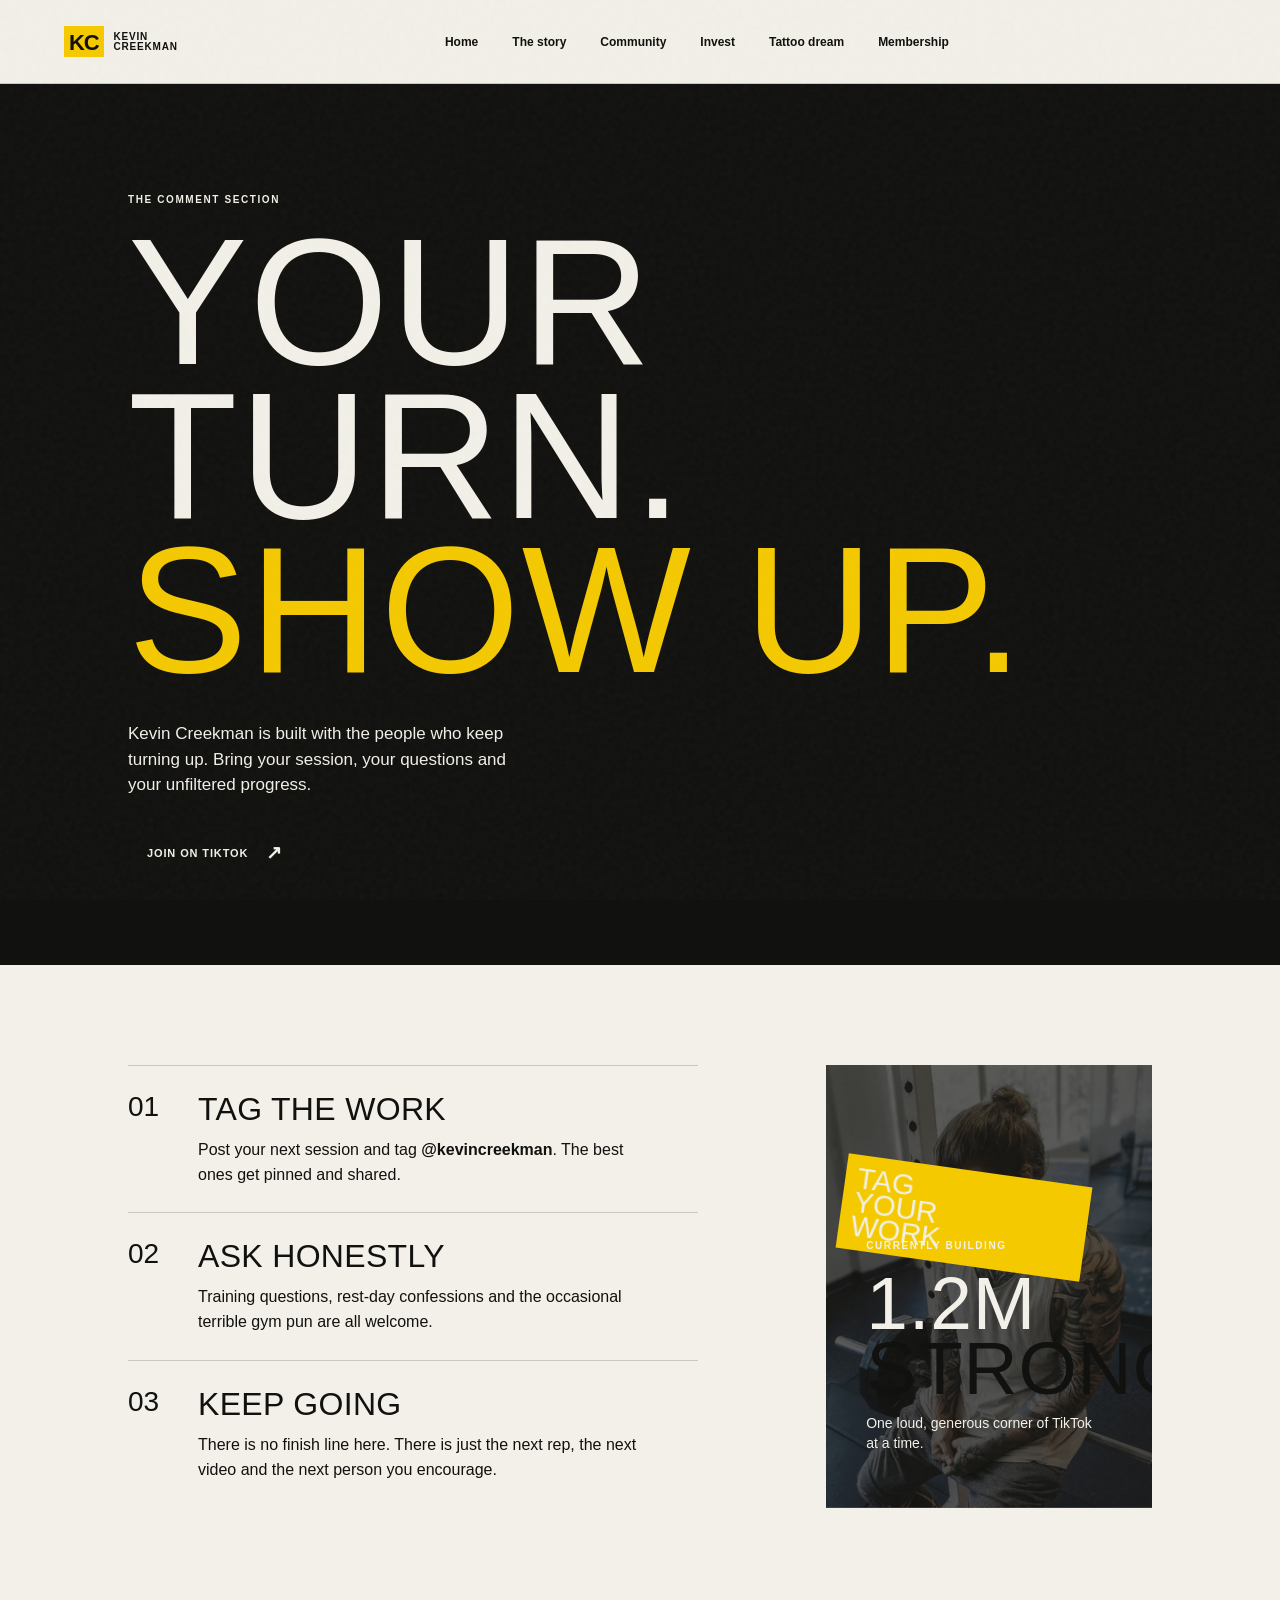
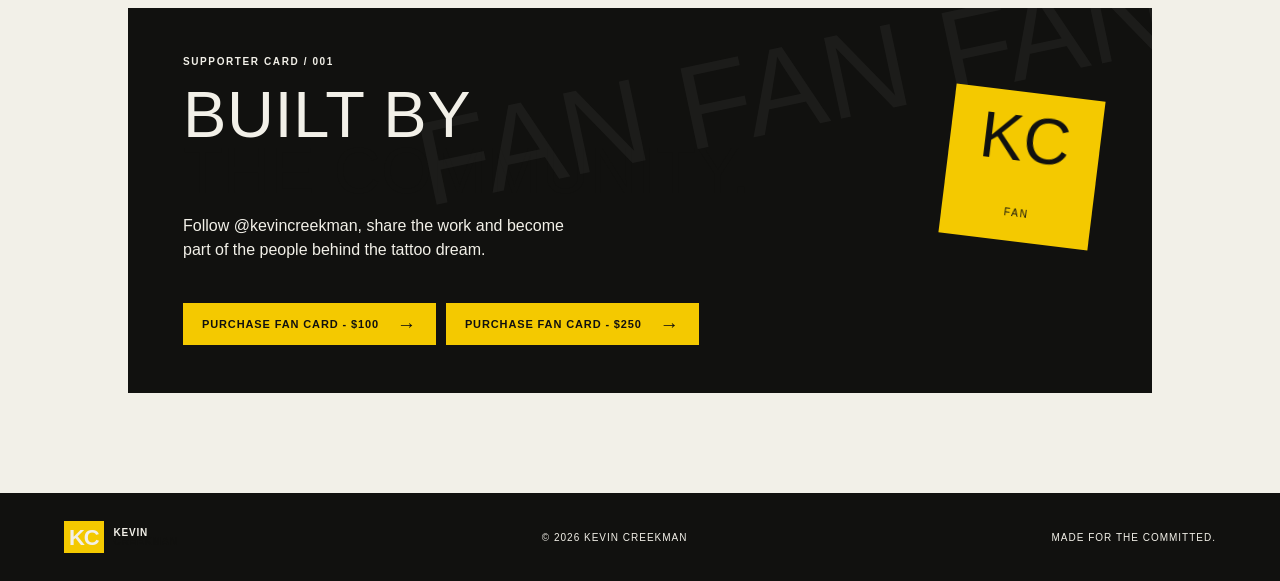
<file: community.html>
<!DOCTYPE html>
<html lang="en"><head><meta charset="UTF-8"><meta name="viewport" content="width=device-width, initial-scale=1.0"><meta name="description" content="Join the English Muscle community."><title>Community | English Muscle</title><link rel="stylesheet" href="styles.css"></head><body><div class="grain" aria-hidden="true"></div><header class="site-header"><a class="brand" href="index.html" aria-label="English Muscle home"><span class="brand-mark">EM</span><span>ENGLISH<br><i>MUSCLE</i></span></a><nav class="main-nav" aria-label="Main navigation"><a href="clips.html">Clips</a><a href="story.html">The story</a><a class="current" href="community.html">Community</a><a href="membership.html">Membership</a></nav><div class="header-actions"><a class="tiktok-link" href="https://www.tiktok.com/@englishmuscle7" target="_blank" rel="noreferrer">TikTok <span>↗</span></a><button class="menu-toggle" aria-label="Open menu" aria-expanded="false">☰</button></div></header><main><section class="community-page-hero"><p class="eyebrow">The comment section</p><h1>Your turn.<br><em>Show up.</em></h1><p>English Muscle is built with the people who keep turning up. Bring your session, your questions and your unfiltered progress.</p><a class="button button-dark" href="https://www.tiktok.com/@englishmuscle7" target="_blank" rel="noreferrer">Join on TikTok <span>↗</span></a></section><section class="community-details"><div class="community-list"><article><span>01</span><div><h2>Tag the work</h2><p>Post your next session and tag <strong>@englishmuscle7</strong>. The best ones get pinned and shared.</p></div></article><article><span>02</span><div><h2>Ask honestly</h2><p>Training questions, rest-day confessions and the occasional terrible gym pun are all welcome.</p></div></article><article><span>03</span><div><h2>Keep going</h2><p>There is no finish line here. There is just the next rep, the next video and the next person you encourage.</p></div></article></div><div class="community-card"><span class="image-stamp">TAG<br>YOUR<br>WORK</span><p class="eyebrow">Currently building</p><h2>1.2M<br><em>strong.</em></h2><p>One loud, generous corner of TikTok at a time.</p></div></section></main><footer><a class="brand" href="index.html"><span class="brand-mark">EM</span><span>ENGLISH<br><i>MUSCLE</i></span></a><span>© 2026 English Muscle</span><span>Made for the committed.</span></footer><script src="script.js"></script></body></html>
</file>
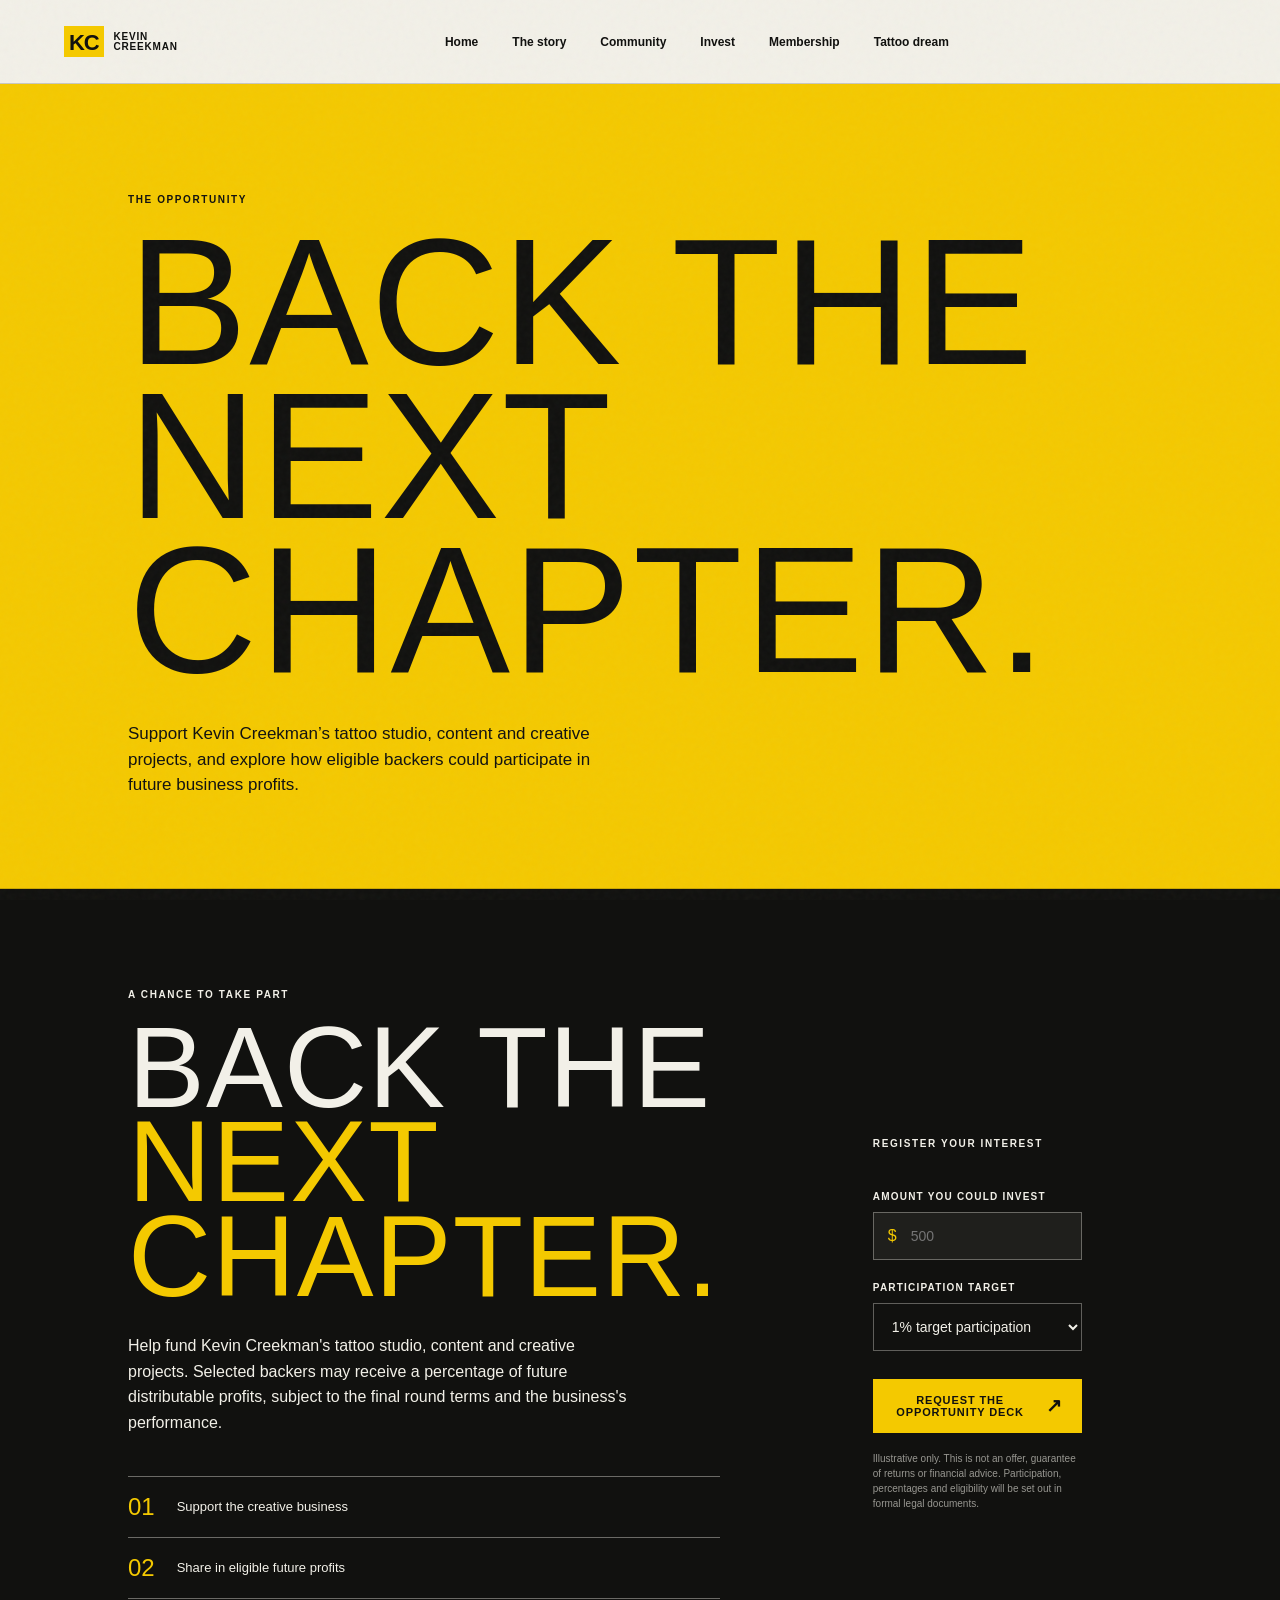
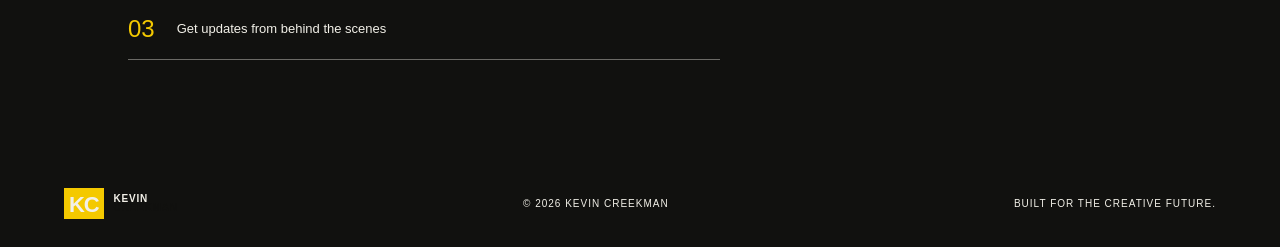
<file: invest.html>
<!DOCTYPE html>
<html lang="en">
<head>
  <meta charset="UTF-8">
  <meta name="viewport" content="width=device-width, initial-scale=1.0">
  <meta name="description" content="Explore the opportunity to support Kevin Creekman's creative business.">
  <title>Invest | Kevin Creekman</title>
  <link rel="stylesheet" href="styles.css">
</head>
<body>
  <div class="grain" aria-hidden="true"></div>
  <header class="site-header">
    <a class="brand" href="index.html" aria-label="Kevin Creekman home"><span class="brand-mark">KC</span><span>KEVIN<br><i>CREEKMAN</i></span></a>
    <nav class="main-nav" aria-label="Main navigation">
      <a href="index.html">Home</a><a href="clips.html">TikTok</a><a href="story.html">The story</a><a href="community.html">Community</a><a class="current" href="invest.html">Invest</a><a href="membership.html">Membership</a><a href="rescue.html">Tattoo dream</a>
    </nav>
    <div class="header-actions"><a class="tiktok-link" href="https://www.tiktok.com/@kevincreekman" target="_blank" rel="noreferrer">TikTok <span>↗</span></a><button class="menu-toggle" aria-label="Open menu" aria-expanded="false">☰</button></div>
  </header>
  <main>
    <section class="investment-page-hero">
      <p class="eyebrow">The opportunity</p>
      <h1>Back the<br><em>next chapter.</em></h1>
      <p>Support Kevin Creekman’s tattoo studio, content and creative projects, and explore how eligible backers could participate in future business profits.</p>
    </section>
  </main>
  <footer><a class="brand" href="index.html"><span class="brand-mark">KC</span><span>KEVIN<br><i>CREEKMAN</i></span></a><span>© 2026 Kevin Creekman</span><span>Built for the creative future.</span></footer>
  <script src="script.js"></script>
</body>
</html>
</file>
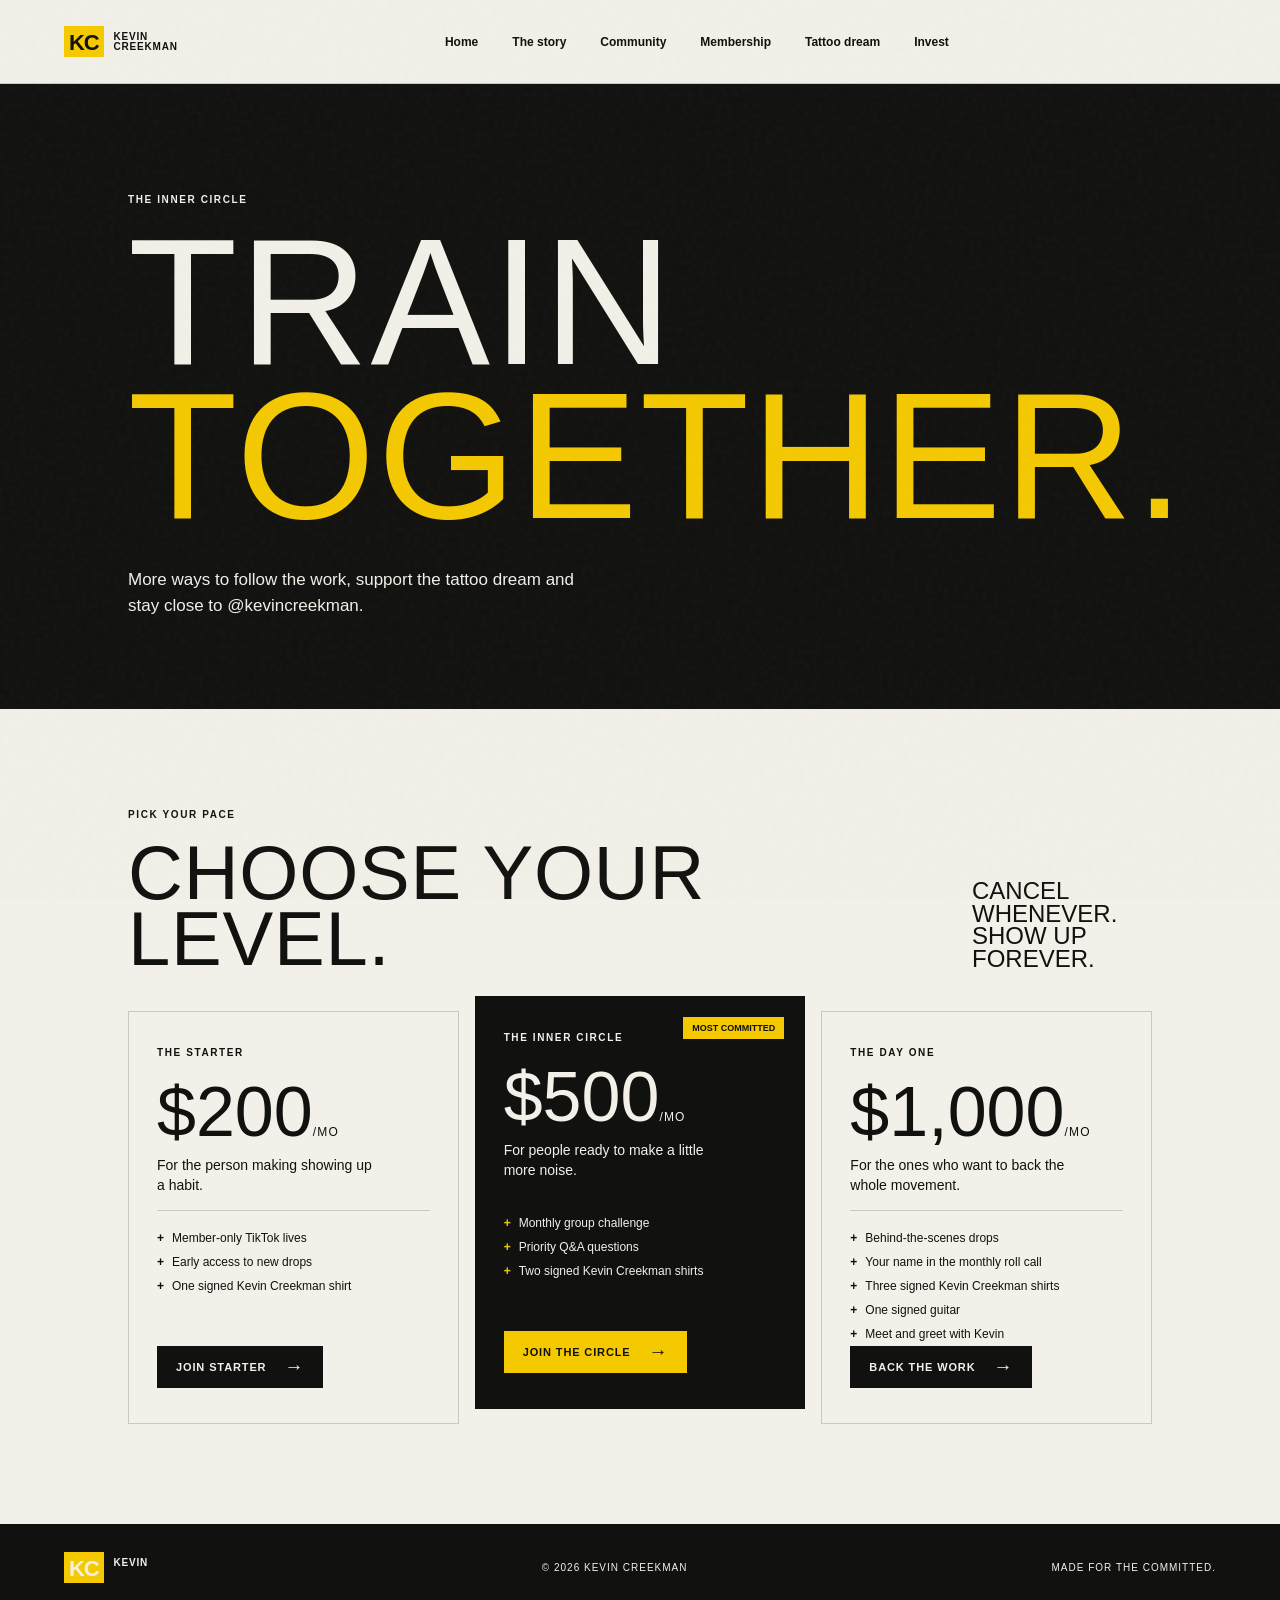
<file: membership.html>
<!DOCTYPE html>
<html lang="en"><head><meta charset="UTF-8"><meta name="viewport" content="width=device-width, initial-scale=1.0"><meta name="description" content="Choose your English Muscle membership."><title>Membership | English Muscle</title><link rel="stylesheet" href="styles.css"></head><body><div class="grain" aria-hidden="true"></div><header class="site-header"><a class="brand" href="index.html" aria-label="English Muscle home"><span class="brand-mark">EM</span><span>ENGLISH<br><i>MUSCLE</i></span></a><nav class="main-nav" aria-label="Main navigation"><a href="clips.html">Clips</a><a href="story.html">The story</a><a href="community.html">Community</a><a class="current" href="membership.html">Membership</a></nav><div class="header-actions"><a class="tiktok-link" href="https://www.tiktok.com/@englishmuscle7" target="_blank" rel="noreferrer">TikTok <span>↗</span></a><button class="menu-toggle" aria-label="Open menu" aria-expanded="false">☰</button></div></header><main><section class="membership-hero"><p class="eyebrow">The inner circle</p><h1>Train<br><em>together.</em></h1><p>More structure. More accountability. Same no-excuses energy.</p></section><section class="membership-section"><div class="section-heading"><div><p class="eyebrow">Pick your pace</p><h2>Choose your<br><em>level.</em></h2></div><p class="membership-note">Cancel whenever. Show up forever.</p></div><div class="membership-grid"><article class="membership-card"><p class="eyebrow">The starter</p><h3>£5<span>/mo</span></h3><p>For the person making showing up a habit.</p><ul><li>Weekly training prompt</li><li>Member-only TikTok lives</li><li>Early access to new drops</li></ul><button class="button button-dark join-button">Join starter <span>→</span></button></article><article class="membership-card featured"><span class="popular">Most committed</span><p class="eyebrow">The inner circle</p><h3>£12<span>/mo</span></h3><p>For people ready to make a little more noise.</p><ul><li>Everything in Starter</li><li>Monthly group challenge</li><li>Priority Q&A questions</li></ul><button class="button button-yellow join-button">Join the circle <span>→</span></button></article><article class="membership-card"><p class="eyebrow">The day one</p><h3>£25<span>/mo</span></h3><p>For the ones who want to back the whole movement.</p><ul><li>Everything in Inner Circle</li><li>Behind-the-scenes drops</li><li>Your name in the monthly roll call</li></ul><button class="button button-dark join-button">Back the work <span>→</span></button></article></div><p class="membership-success" id="membershipSuccess" role="status">You’re on the list. Welcome to the work.</p></section></main><footer><a class="brand" href="index.html"><span class="brand-mark">EM</span><span>ENGLISH<br><i>MUSCLE</i></span></a><span>© 2026 English Muscle</span><span>Made for the committed.</span></footer><script src="script.js"></script></body></html>
</file>
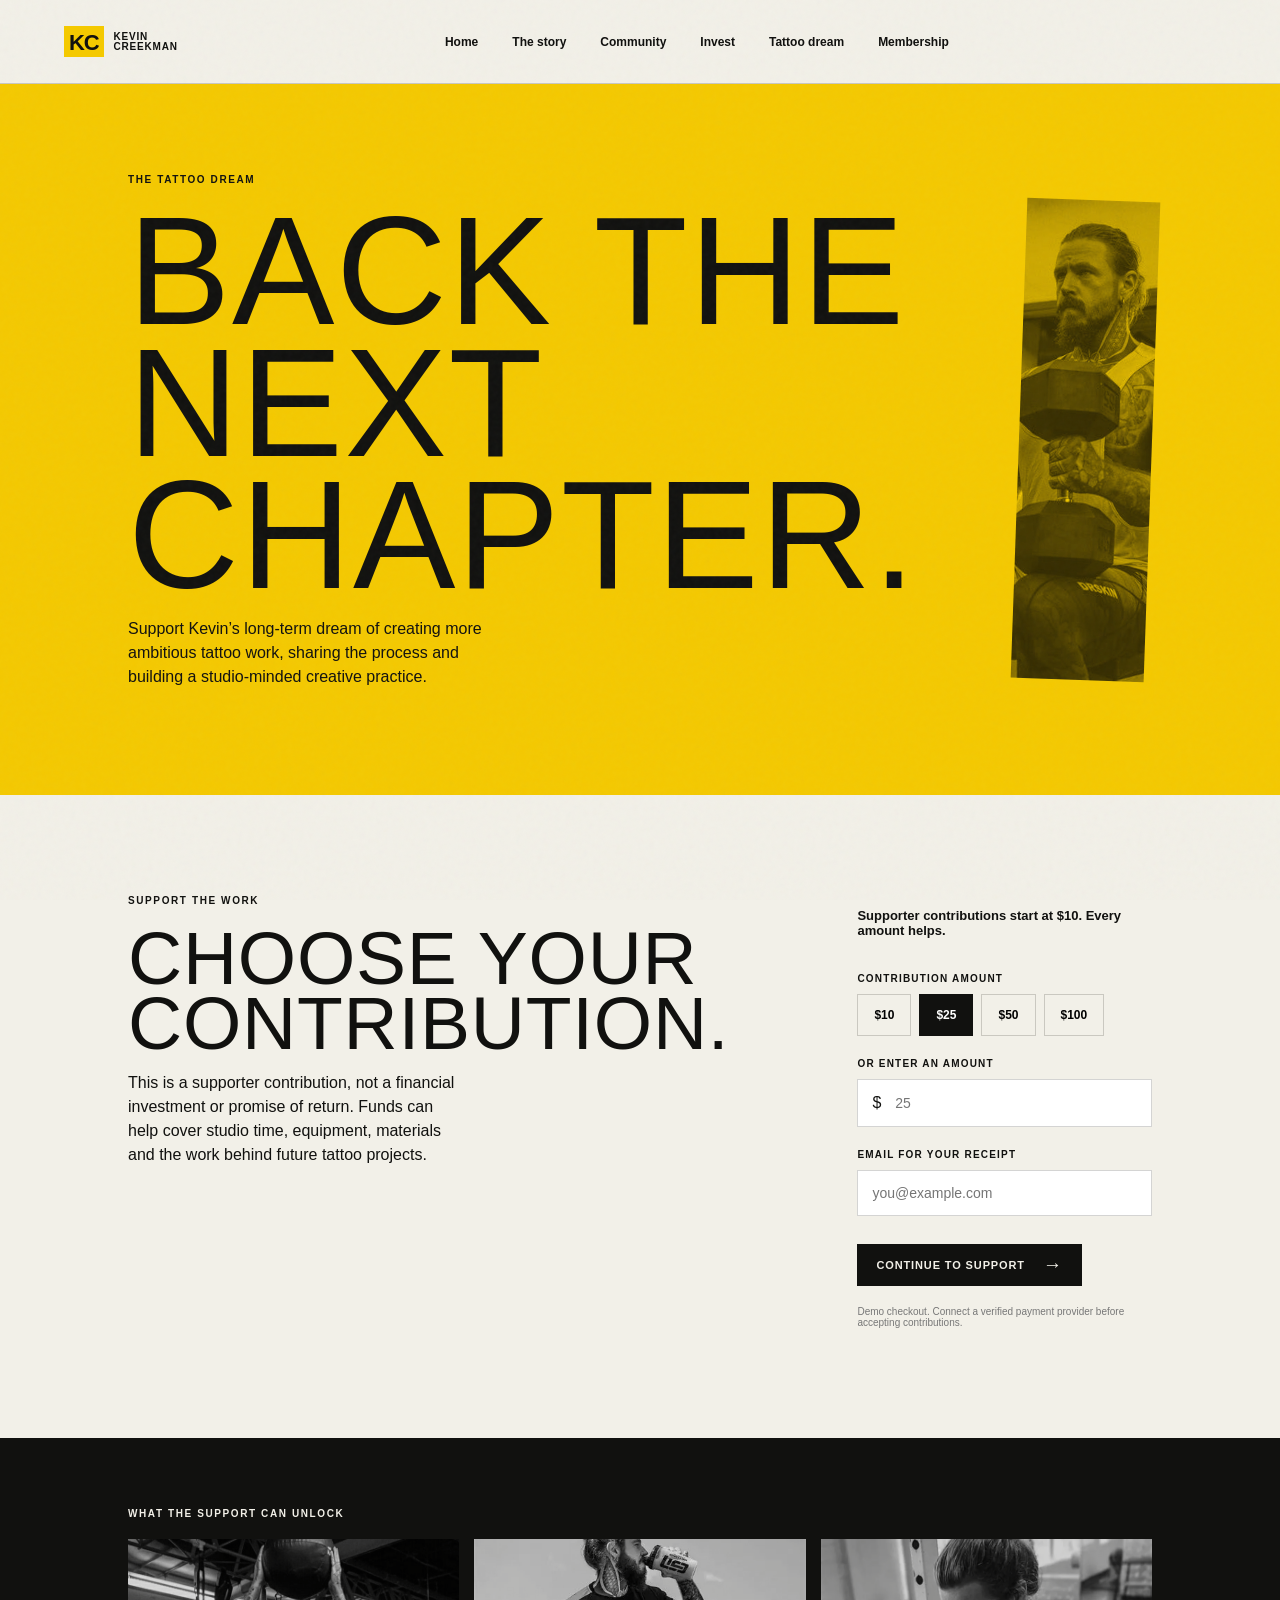
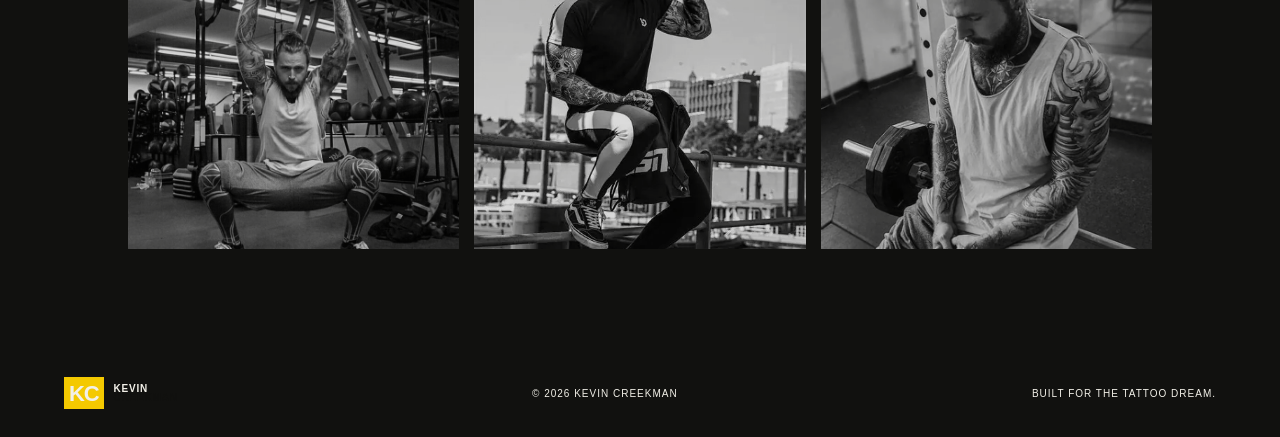
<file: rescue.html>
<!DOCTYPE html>
<html lang="en"><head><meta charset="UTF-8"><meta name="viewport" content="width=device-width, initial-scale=1.0"><meta name="description" content="Support Kevin Creekman as he builds his tattoo dream."><title>Tattoo Dream | Kevin Creekman</title><link rel="stylesheet" href="styles.css"></head><body><div class="grain" aria-hidden="true"></div><header class="site-header"><a class="brand" href="index.html" aria-label="Kevin Creekman home"><span class="brand-mark">KC</span><span>KEVIN<br><i>CREEKMAN</i></span></a><nav class="main-nav" aria-label="Main navigation"><a href="index.html">Home</a><a href="clips.html">TikTok</a><a href="story.html">The story</a><a href="community.html">Community</a><a href="membership.html">Invest</a><a class="current" href="rescue.html">Tattoo dream</a></nav><div class="header-actions"><a class="tiktok-link" href="https://www.tiktok.com/@kevincreekman" target="_blank" rel="noreferrer">TikTok <span>↗</span></a><button class="menu-toggle" aria-label="Open menu" aria-expanded="false">☰</button></div></header><main><section class="rescue-hero"><div><p class="eyebrow">The tattoo dream</p><h1>Back the<br><em>next chapter.</em></h1><p>Support Kevin’s long-term dream of creating more ambitious tattoo work, sharing the process and building a studio-minded creative practice.</p></div><img src="https://images.unsplash.com/photo-1542727365-19732a80dcfd?auto=format&fit=crop&w=1100&q=85" alt="Tattoo artist working in a studio"></section><section class="donation-section"><div><p class="eyebrow">Support the work</p><h2>Choose your<br><em>contribution.</em></h2><p class="donation-copy">This is a supporter contribution, not a financial investment or promise of return. Funds can help cover studio time, equipment, materials and the work behind future tattoo projects.</p></div><form class="donation-form" id="donationForm"><label>Contribution amount</label><div class="amount-options"><button type="button" data-amount="10">£10</button><button type="button" data-amount="25" class="selected">£25</button><button type="button" data-amount="50">£50</button><button type="button" data-amount="100">£100</button></div><label for="customAmount">Or enter an amount</label><div class="currency-input"><span>£</span><input id="customAmount" type="number" min="1" placeholder="25"></div><label for="donorEmail">Email for your receipt</label><input id="donorEmail" type="email" placeholder="you@example.com" required><button class="button button-dark" type="submit">Continue to support <span>→</span></button><p class="form-note">Demo checkout. Connect a verified payment provider before accepting contributions.</p><p class="form-success" id="donationSuccess" role="status">Thank you for backing the tattoo dream.</p></form></section><section class="rescue-gallery"><p class="eyebrow">What the support can unlock</p><div><img src="https://images.unsplash.com/photo-1598373182133-52452f7691ef?auto=format&fit=crop&w=700&q=85" alt="Detailed tattoo artwork"><img src="https://images.unsplash.com/photo-1611501275019-9b5cda994e8d?auto=format&fit=crop&w=700&q=85" alt="Tattoo studio tools and ink"><img src="https://images.unsplash.com/photo-1542727365-19732a80dcfd?auto=format&fit=crop&w=700&q=85" alt="Tattoo artist at work"></div></section></main><footer><a class="brand" href="index.html"><span class="brand-mark">KC</span><span>KEVIN<br><i>CREEKMAN</i></span></a><span>© 2026 Kevin Creekman</span><span>Built for the tattoo dream.</span></footer><script src="script.js"></script></body></html>
</file>
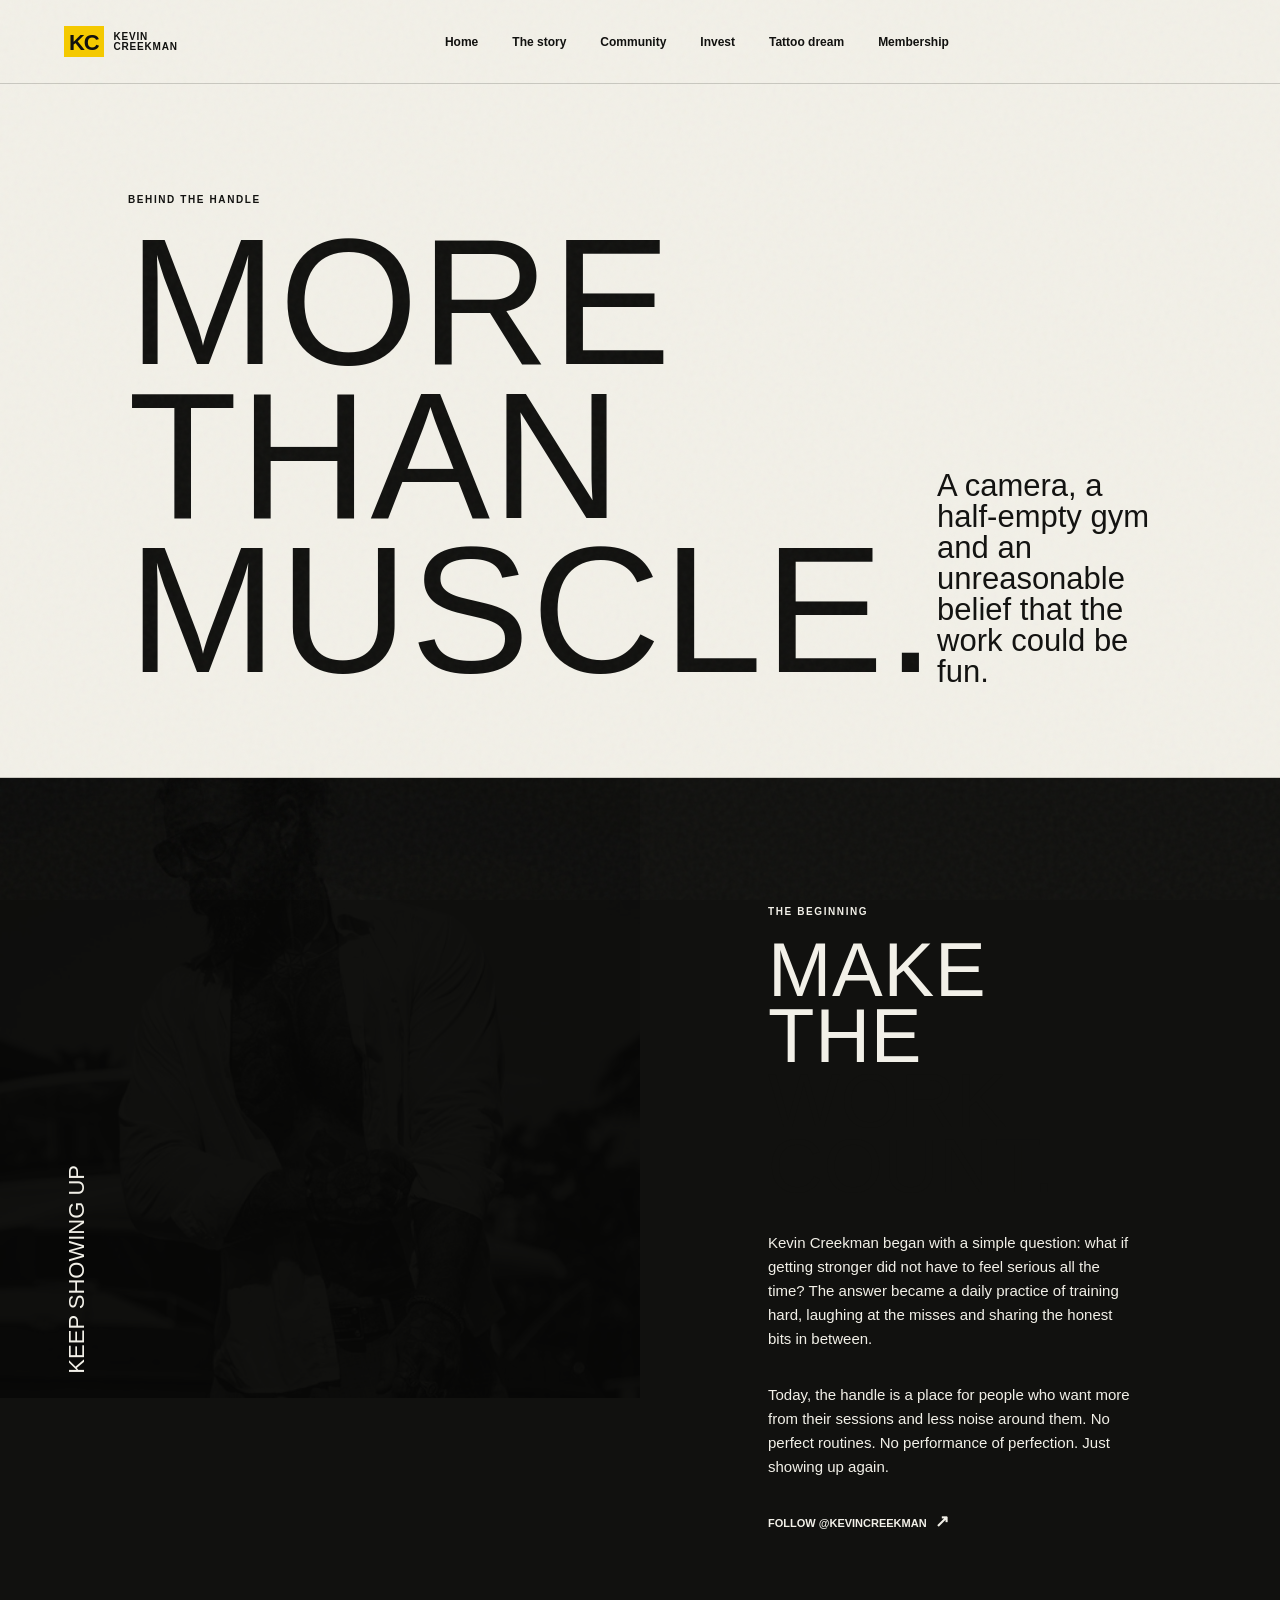
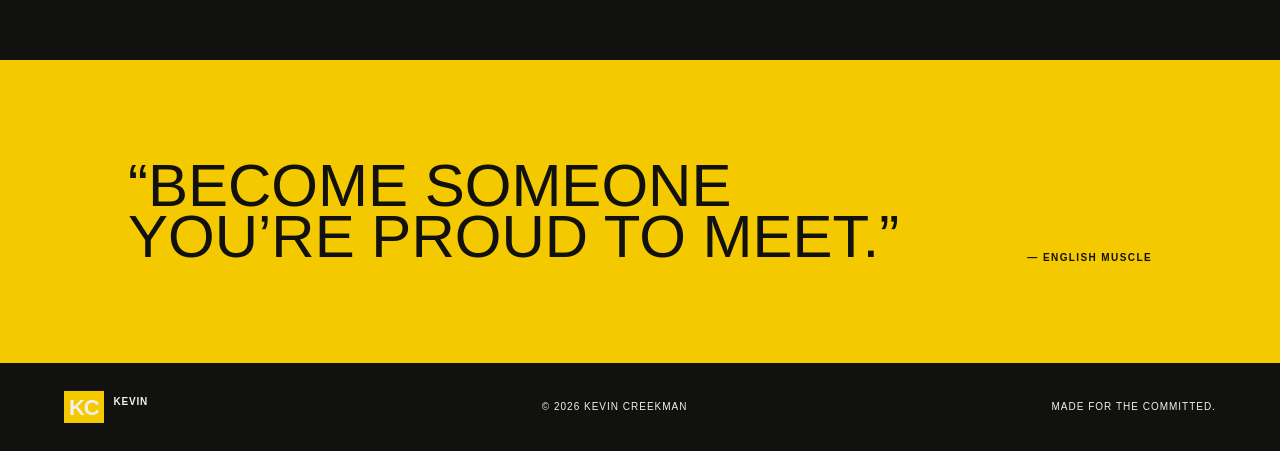
<file: story.html>
<!DOCTYPE html>
<html lang="en"><head><meta charset="UTF-8"><meta name="viewport" content="width=device-width, initial-scale=1.0"><meta name="description" content="The story behind English Muscle."><title>The Story | English Muscle</title><link rel="stylesheet" href="styles.css"></head><body><div class="grain" aria-hidden="true"></div><header class="site-header"><a class="brand" href="index.html" aria-label="English Muscle home"><span class="brand-mark">EM</span><span>ENGLISH<br><i>MUSCLE</i></span></a><nav class="main-nav" aria-label="Main navigation"><a href="clips.html">Clips</a><a class="current" href="story.html">The story</a><a href="community.html">Community</a><a href="membership.html">Membership</a></nav><div class="header-actions"><a class="tiktok-link" href="https://www.tiktok.com/@englishmuscle7" target="_blank" rel="noreferrer">TikTok <span>↗</span></a><button class="menu-toggle" aria-label="Open menu" aria-expanded="false">☰</button></div></header><main><section class="story-page-intro"><div><p class="eyebrow">Behind the handle</p><h1>More than<br><em>muscle.</em></h1></div><p class="intro-pull">A camera, a half-empty gym and an unreasonable belief that the work could be fun.</p></section><section class="story-section story-page-section"><div class="story-image"><img src="https://images.unsplash.com/photo-1534438327276-14e5300c3a48?auto=format&fit=crop&w=1200&q=85" alt="Weights in a training space"><span class="vertical-label">KEEP SHOWING UP</span></div><div class="story-copy"><p class="eyebrow">The beginning</p><h2>Make the<br><em>work count.</em></h2><p>English Muscle began with a simple question: what if getting stronger did not have to feel serious all the time? The answer became a daily practice of training hard, laughing at the misses and sharing the honest bits in between.</p><p>Today, the handle is a place for people who want more from their sessions and less noise around them. No perfect routines. No performance of perfection. Just showing up again.</p><a class="text-link" href="https://www.tiktok.com/@englishmuscle7" target="_blank" rel="noreferrer">Follow @englishmuscle7 <span>↗</span></a></div></section><section class="quote-band"><p>“Become someone<br>you’re proud to meet.”</p><span>— ENGLISH MUSCLE</span></section></main><footer><a class="brand" href="index.html"><span class="brand-mark">EM</span><span>ENGLISH<br><i>MUSCLE</i></span></a><span>© 2026 English Muscle</span><span>Made for the committed.</span></footer><script src="script.js"></script></body></html>
</file>
<file: styles.css>
.rescue-hero{padding:90px 10vw;display:grid;grid-template-columns:1fr 1fr;gap:8vw;align-items:center;background:var(--yellow)}.rescue-hero h1{font-size:clamp(75px,12vw,170px)}.rescue-hero p:not(.eyebrow){max-width:380px;line-height:1.5;font-size:16px}.rescue-hero img{width:100%;height:480px;object-fit:cover;filter:grayscale(1);mix-blend-mode:multiply;opacity:.8;transform:rotate(2deg)}.donation-section{padding:100px 10vw;display:grid;grid-template-columns:1fr 1fr;gap:10vw}.donation-section h2{font-size:75px}.donation-copy{max-width:330px;line-height:1.5}.donation-form,.checkout-panel{display:flex;flex-direction:column;gap:10px;max-width:460px}.donation-form label,.checkout-panel label{font-size:10px;font-weight:700;text-transform:uppercase;letter-spacing:.12em;margin-top:12px}.amount-options,.payment-methods{display:flex;gap:8px}.amount-options button,.payment-method{background:var(--cream);border:1px solid var(--line);padding:13px 16px;font:700 12px var(--body);cursor:pointer}.amount-options button.selected,.payment-method.selected{background:var(--red);border-color:var(--red);color:white}.currency-input{display:flex;border:1px solid var(--line);background:white}.currency-input span{padding:14px 0 14px 14px}.currency-input input{border:0;padding:14px;width:100%;background:transparent;font:14px var(--body);outline:0}.donation-form>input,.checkout-panel>input{border:1px solid var(--line);padding:14px;font:14px var(--body);background:white}.donation-form .button,.checkout-panel .button{margin-top:18px;align-self:flex-start}.form-note{font-size:10px;color:#777}.form-success{display:none;color:var(--red);font-weight:700;font-size:13px}.form-success.visible{display:block}.rescue-gallery{padding:20px 10vw 100px;background:var(--ink);color:var(--cream)}.rescue-gallery>p{padding-top:50px}.rescue-gallery>div{display:grid;grid-template-columns:1fr 1fr 1fr;gap:15px}.rescue-gallery img{width:100%;height:310px;object-fit:cover;filter:grayscale(1);opacity:.85}.checkout-panel{margin:85px auto 0;padding:42px;max-width:650px;border:1px solid var(--line);background:white;display:none}.checkout-panel.visible{display:flex}.checkout-panel h2{font-size:58px;margin:0 0 15px}.tiktok-media{padding:100px 10vw;display:grid;grid-template-columns:.7fr 1.3fr;gap:8vw;align-items:center;background:var(--red);color:var(--cream)}.tiktok-media h2{font-size:75px}.tiktok-media>div>p:not(.eyebrow){max-width:300px;line-height:1.5}.tiktok-media .text-link{font-size:11px;text-transform:uppercase;font-weight:700}.media-wall{display:grid;grid-template-columns:repeat(3,1fr);gap:14px}.media-wall a{height:340px;position:relative;overflow:hidden;background:var(--ink)}.media-wall a:nth-child(2){transform:translateY(28px)}.media-wall img{width:100%;height:100%;object-fit:cover;filter:grayscale(1);mix-blend-mode:screen;opacity:.7;transition:transform .4s}.media-wall a:hover img{transform:scale(1.07)}.media-wall span{position:absolute;bottom:12px;left:12px;color:white;font-size:9px;font-weight:700;letter-spacing:.1em}.popular{position:absolute;right:20px;top:20px;background:var(--yellow);color:var(--ink);padding:6px 9px;font-size:9px;font-weight:700;text-transform:uppercase}.membership-card .button:disabled{opacity:.6;cursor:default}
@media(max-width:800px){.rescue-hero,.donation-section,.tiktok-media{display:block;padding:70px 8vw}.rescue-hero img{height:330px;margin-top:40px}.donation-form{margin-top:45px}.amount-options{flex-wrap:wrap}.rescue-gallery{padding:0 8vw 70px}.rescue-gallery>div{grid-template-columns:1fr 1fr}.rescue-gallery img{height:220px}.rescue-gallery img:last-child{grid-column:span 2}.checkout-panel{margin-top:55px;padding:28px}.checkout-panel h2,.tiktok-media h2{font-size:58px}.media-wall{margin-top:45px}.media-wall a{height:240px}.media-wall a:nth-child(2){transform:translateY(18px)}}
@import url('https://fonts.googleapis.com/css2?family=Anton&family=DM+Sans:wght@400;500;700&display=swap');
:root{--ink:#11110f;--cream:#f2f0e8;--yellow:#f4c900;--red:#f15a3c;--line:rgba(17,17,15,.18);--display:'Anton',Impact,sans-serif;--body:'DM Sans',sans-serif}*{box-sizing:border-box}html{scroll-behavior:smooth}body{margin:0;background:var(--cream);color:var(--ink);font-family:var(--body);overflow-x:hidden}.grain{position:fixed;inset:0;pointer-events:none;opacity:.035;z-index:5;background-image:url("data:image/svg+xml,%3Csvg viewBox='0 0 180 180' xmlns='http://www.w3.org/2000/svg'%3E%3Cfilter id='n'%3E%3CfeTurbulence type='fractalNoise' baseFrequency='.9' numOctaves='4' stitchTiles='stitch'/%3E%3C/filter%3E%3Crect width='100%25' height='100%25' filter='url(%23n)'/%3E%3C/svg%3E")}.site-header{height:84px;border-bottom:1px solid var(--line);display:flex;align-items:center;justify-content:space-between;padding:0 5vw;position:relative;z-index:10}.brand{display:flex;align-items:center;gap:10px;color:var(--ink);text-decoration:none;font-size:10px;font-weight:700;line-height:.94;letter-spacing:.08em}.brand i{font-style:normal;color:var(--red)}.brand-mark{font-family:var(--display);font-size:22px;background:var(--yellow);padding:8px 5px 6px;line-height:.8;letter-spacing:-.05em}.main-nav{display:flex;gap:34px;font-size:12px;font-weight:700}.main-nav a,.tiktok-link,.text-link{color:inherit;text-decoration:none}.main-nav a:hover,.text-link:hover{color:var(--red)}.header-actions{display:flex;align-items:center;gap:20px}.tiktok-link{font-size:12px;font-weight:700}.tiktok-link span,.text-link span{font-size:17px;margin-left:5px}.menu-toggle{display:none;background:none;border:0;font-size:22px}.hero{min-height:650px;display:grid;grid-template-columns:1fr 1fr;position:relative;padding:7vw 10vw 5vw;overflow:hidden}.hero-copy{align-self:center;z-index:1}.eyebrow{font-size:10px;text-transform:uppercase;letter-spacing:.16em;font-weight:700;margin:0 0 20px}.live-dot{display:inline-block;width:7px;height:7px;border-radius:50%;background:var(--red);margin-right:8px;box-shadow:0 0 0 4px rgba(241,90,60,.15)}h1,h2{font-family:var(--display);font-weight:400;text-transform:uppercase;letter-spacing:.01em;line-height:.86;margin:0}h1{font-size:clamp(86px,13vw,190px)}h1 em,h2 em{font-style:normal;color:var(--red)}.hero-intro{font-size:16px;line-height:1.5;max-width:330px;margin:30px 0}.hero-cta{display:flex;align-items:center;gap:18px}.button{display:inline-flex;align-items:center;gap:18px;padding:15px 19px;text-transform:uppercase;text-decoration:none;font-size:11px;font-weight:700;letter-spacing:.08em;border:0;cursor:pointer}.button span{font-size:19px;line-height:.5}.button-dark{background:var(--ink);color:var(--cream)}.button-yellow{background:var(--yellow);color:var(--ink)}.button:hover{transform:translateY(-3px)}.hero-note{font-size:10px;line-height:1.4;text-transform:uppercase;letter-spacing:.1em}.hero-visual{position:relative;align-self:center;padding-left:4vw}.hero-image-wrap{height:480px;position:relative;background:var(--red);transform:rotate(3deg)}.hero-image-wrap img{width:100%;height:100%;object-fit:cover;filter:grayscale(1);mix-blend-mode:multiply;opacity:.78}.image-stamp{position:absolute;right:-28px;top:35px;background:var(--yellow);padding:12px;font-family:var(--display);font-size:29px;line-height:.82;transform:rotate(8deg)}.hero-label{display:flex;justify-content:space-between;font-family:var(--display);font-size:18px;line-height:.9;margin-top:20px}.hero-label span:first-child{color:var(--red);font-size:28px}.hero-ticker{position:absolute;bottom:0;left:0;width:100%;background:var(--yellow);padding:11px 5vw;display:flex;justify-content:space-around;font-family:var(--display);font-size:18px;letter-spacing:.04em}.hero-ticker b{color:var(--red)}.stats-strip{background:var(--ink);color:var(--cream);display:grid;grid-template-columns:repeat(3,1fr) 2fr;padding:26px 10vw;gap:30px;align-items:center}.stats-strip div:not(.stats-quote){border-right:1px solid rgba(242,240,232,.25);display:flex;flex-direction:column;gap:3px}.stats-strip strong{font-family:var(--display);font-size:35px;font-weight:400;color:var(--yellow)}.stats-strip span,.stats-quote{font-size:10px;text-transform:uppercase;letter-spacing:.13em}.stats-quote{font-family:var(--display);font-size:21px;letter-spacing:0}.stats-quote small{font-family:var(--body);font-size:9px;color:var(--red);margin-left:8px}.clips-section{padding:100px 10vw}.section-heading{display:flex;align-items:end;justify-content:space-between;margin-bottom:40px}.section-heading h2,.story-copy h2,.community-section h2{font-size:76px}.filter-row{display:flex;gap:22px;border-bottom:1px solid var(--line)}.filter{background:none;border:0;padding:0 0 10px;font:700 11px var(--body);text-transform:uppercase;cursor:pointer;color:#777}.filter.active{color:var(--ink);border-bottom:3px solid var(--red)}.video-grid{display:grid;grid-template-columns:repeat(4,1fr);gap:34px 18px}.video-card{min-width:0}.video-card.large{grid-column:span 2}.video-card.wide{grid-column:span 2}.video-cover{width:100%;height:260px;border:0;padding:0;position:relative;display:block;cursor:pointer;overflow:hidden;background:var(--ink)}.large .video-cover,.wide .video-cover{height:385px}.video-cover img{width:100%;height:100%;object-fit:cover;transition:transform .5s,filter .5s}.video-cover:hover img{transform:scale(1.06);filter:brightness(.7)}.play{position:absolute;left:18px;bottom:16px;border:1px solid white;color:white;border-radius:50%;width:43px;height:43px;display:grid;place-items:center;font-size:13px;padding-left:2px}.duration{position:absolute;right:14px;top:14px;color:white;font-size:10px;background:var(--ink);padding:5px 7px}.card-meta{display:grid;grid-template-columns:auto 1fr;column-gap:12px;align-items:baseline;padding-top:13px}.card-meta span{font-size:9px;text-transform:uppercase;letter-spacing:.12em;color:var(--red);font-weight:700}.card-meta strong{font-size:14px}.card-meta small{grid-column:2;font-size:10px;color:#777;margin-top:3px}.load-more{display:block;margin:52px auto 0;background:none;border:1px solid var(--ink);padding:14px 22px;font:700 11px var(--body);text-transform:uppercase;cursor:pointer}.load-more span{font-size:18px;margin-left:12px}.load-more:hover{background:var(--ink);color:var(--cream)}.story-section{display:grid;grid-template-columns:1fr 1fr;background:var(--red);color:var(--cream)}.story-image{height:620px;position:relative;overflow:hidden}.story-image img{width:100%;height:100%;object-fit:cover;filter:grayscale(1);mix-blend-mode:multiply;opacity:.65}.vertical-label{position:absolute;bottom:25px;left:5vw;writing-mode:vertical-rl;transform:rotate(180deg);font-family:var(--display);font-size:22px}.story-copy{padding:10vw;align-self:center}.story-copy h2{color:var(--cream)}.story-copy p:not(.eyebrow){max-width:370px;line-height:1.6;font-size:15px;margin:32px 0}.story-copy .text-link{font-weight:700;text-transform:uppercase;font-size:11px}.community-section{padding:90px 10vw;display:flex;justify-content:space-between;align-items:center;background:var(--yellow)}.community-copy{max-width:350px}.community-copy p{line-height:1.5;font-size:15px}.community-copy strong{font-family:var(--display);font-weight:400;font-size:20px}.community-copy .button{margin-top:15px}footer{background:var(--ink);color:var(--cream);padding:28px 5vw;display:flex;justify-content:space-between;align-items:center;font-size:10px;text-transform:uppercase;letter-spacing:.1em}footer .brand{color:var(--cream)}.modal{display:none;position:fixed;inset:0;z-index:30;align-items:center;justify-content:center;padding:20px}.modal.open{display:flex}.modal-backdrop{position:absolute;inset:0;background:rgba(17,17,15,.86)}.modal-content{position:relative;z-index:1;background:var(--cream);width:min(900px,100%);display:grid;grid-template-columns:1fr 1fr}.modal-content img{width:100%;height:520px;object-fit:cover;filter:grayscale(1)}.modal-info{padding:50px 35px;display:flex;flex-direction:column;justify-content:center}.modal-info h2{font-size:65px}.modal-actions{margin-top:35px;display:flex;align-items:center;gap:16px;flex-wrap:wrap}.modal-close{position:absolute;right:-42px;top:-42px;border:0;background:none;color:white;font-size:38px;cursor:pointer}.like-button{background:none;border:1px solid var(--ink);padding:14px 16px;font:700 11px var(--body);cursor:pointer}.like-button.liked{background:var(--red);color:white;border-color:var(--red)}.reveal{animation:rise .8s both}.reveal-delay{animation-delay:.15s}@keyframes rise{from{opacity:0;transform:translateY(20px)}to{opacity:1;transform:translateY(0)}}
@media(max-width:800px){.site-header{height:70px;padding:0 6vw}.main-nav{display:none;position:absolute;top:70px;left:0;right:0;background:var(--yellow);padding:20px 6vw;flex-direction:column;gap:18px}.main-nav.open{display:flex}.menu-toggle{display:block}.tiktok-link{display:none}.hero{display:flex;flex-direction:column;padding:70px 8vw 70px;min-height:0}.hero-copy{order:1}.hero-visual{order:2;padding:45px 8vw 0 0}.hero-image-wrap{height:390px}.image-stamp{right:-22px;font-size:23px}.hero-label{font-size:15px}.hero-ticker{bottom:0;white-space:nowrap;overflow:hidden;gap:25px;justify-content:flex-start;padding-left:8vw}.hero-ticker span:nth-of-type(n+3),.hero-ticker b:nth-of-type(n+3){display:none}.stats-strip{grid-template-columns:repeat(3,1fr);padding:22px 8vw;gap:10px}.stats-strip strong{font-size:26px}.stats-strip div:not(.stats-quote){border:0}.stats-strip .stats-quote{display:none}.clips-section{padding:70px 8vw}.section-heading{display:block}.section-heading h2,.story-copy h2,.community-section h2{font-size:62px}.filter-row{margin-top:30px;justify-content:space-between}.video-grid{grid-template-columns:repeat(2,1fr);gap:28px 12px}.video-card.large,.video-card.wide{grid-column:span 2}.video-cover,.large .video-cover,.wide .video-cover{height:280px}.video-card:not(.large):not(.wide) .video-cover{height:220px}.card-meta{display:block}.card-meta span,.card-meta strong,.card-meta small{display:block}.card-meta strong{margin-top:5px}.card-meta small{margin-top:4px}.story-section{display:flex;flex-direction:column}.story-image{height:360px}.story-copy{padding:70px 8vw}.community-section{padding:70px 8vw;display:block}.community-copy{margin-top:35px}.modal-content{grid-template-columns:1fr}.modal-content img{height:300px}.modal-info{padding:28px}.modal-info h2{font-size:52px}.modal-close{right:0;top:-48px}footer{padding:25px 6vw;gap:20px;flex-wrap:wrap}footer span:last-child{width:100%}}
@media(prefers-reduced-motion:reduce){*,*:before,*:after{animation-duration:.01ms!important;transition-duration:.01ms!important;scroll-behavior:auto!important}}
.current{color:var(--red)!important}.page-hero,.story-page-intro,.community-page-hero,.membership-hero{padding:110px 10vw 90px;border-bottom:1px solid var(--line)}.page-hero{background:var(--yellow)}.page-hero h1,.story-page-intro h1,.community-page-hero h1,.membership-hero h1{font-size:clamp(85px,14vw,190px)}.page-hero p:last-child,.community-page-hero>p:last-of-type,.membership-hero>p:last-of-type{max-width:390px;font-size:17px;line-height:1.5;margin:34px 0 0}.clips-page-section{padding-top:70px}.story-page-intro{display:flex;justify-content:space-between;align-items:end;background:var(--cream)}.intro-pull{max-width:340px;font-family:var(--display);font-size:31px;line-height:1;margin:0}.story-page-section{margin:0}.quote-band{padding:100px 10vw;background:var(--yellow);display:flex;justify-content:space-between;align-items:end}.quote-band p{font:60px/.86 var(--display);text-transform:uppercase;margin:0}.quote-band span{font-size:10px;font-weight:700;letter-spacing:.14em}.community-page-hero{background:var(--red);color:var(--cream)}.community-page-hero h1 em{color:var(--yellow)}.community-page-hero .button{margin-top:34px}.community-details{padding:100px 10vw;display:grid;grid-template-columns:1.4fr .8fr;gap:10vw}.community-list article{display:grid;grid-template-columns:70px 1fr;border-top:1px solid var(--line);padding:25px 0}.community-list article>span{font:28px var(--display);color:var(--red)}.community-list h2{font:32px var(--display);font-weight:400;text-transform:uppercase;margin:0}.community-list p{max-width:450px;line-height:1.55;margin:10px 0 0}.community-card{background:var(--ink);color:var(--cream);min-height:400px;padding:40px;position:relative;display:flex;flex-direction:column;justify-content:end;overflow:hidden}.community-card:before{content:'';position:absolute;inset:0;background:url('https://images.unsplash.com/photo-1583454110551-21f2fa2afe61?auto=format&fit=crop&w=800&q=80') center/cover;opacity:.32;mix-blend-mode:screen}.community-card>*{position:relative}.community-card .image-stamp{right:25px;top:25px}.community-card h2{font-size:75px}.community-card p:last-child{font-size:14px;max-width:230px;line-height:1.4}.membership-hero{background:var(--ink);color:var(--cream)}.membership-hero h1 em{color:var(--yellow)}.membership-section{padding:100px 10vw}.membership-note{font:24px var(--display);text-transform:uppercase;max-width:180px;line-height:.95;margin:0}.membership-grid{display:grid;grid-template-columns:repeat(3,1fr);gap:16px}.membership-card{border:1px solid var(--line);padding:35px 28px;min-height:410px;display:flex;flex-direction:column;align-items:flex-start;position:relative}.membership-card.featured{background:var(--red);color:var(--cream);border-color:var(--red);transform:translateY(-15px)}.membership-card .eyebrow{margin-bottom:25px}.membership-card h3{font:70px/.85 var(--display);margin:0;text-transform:uppercase}.membership-card h3 span{font:12px var(--body);letter-spacing:.1em}.membership-card>p:not(.eyebrow){font-size:14px;line-height:1.4;max-width:220px}.membership-card ul{list-style:none;padding:15px 0 0;margin:0;border-top:1px solid var(--line);width:100%;font-size:12px;line-height:2}.membership-card li:before{content:'+';color:var(--red);font-weight:700;margin-right:8px}.featured li:before{color:var(--yellow)}.membership-card .button{margin-top:auto}.membership-success{display:none;text-align:center;color:var(--red);font-weight:700;margin:40px 0 0}.membership-success.visible{display:block}
@media(max-width:800px){.page-hero,.story-page-intro,.community-page-hero,.membership-hero{padding:75px 8vw 65px}.story-page-intro{display:block}.intro-pull{margin-top:35px;font-size:25px}.quote-band{padding:70px 8vw;display:block}.quote-band p{font-size:48px}.quote-band span{display:block;margin-top:30px}.community-details{padding:70px 8vw;display:block}.community-card{margin-top:55px}.membership-section{padding:70px 8vw}.membership-section .section-heading{display:flex;align-items:end}.membership-grid{display:block}.membership-card{margin-top:16px;min-height:380px}.membership-card.featured{transform:none}.membership-note{font-size:18px}.community-page-hero>p:last-of-type{font-size:15px}}
.clips-display-banner{display:flex;align-items:center;gap:14px;background:var(--red);color:var(--cream);padding:17px 20px;margin-bottom:35px;text-transform:uppercase;font-size:10px;letter-spacing:.1em}.clips-display-banner .live-dot{background:var(--yellow);box-shadow:0 0 0 4px rgba(244,201,0,.18);flex:none}.clips-display-banner strong{font-family:var(--display);font-size:20px;color:var(--yellow);font-weight:400}.clips-display-banner span:not(.live-dot){flex:1}.clips-display-banner a{color:var(--cream);text-decoration:none;font-weight:700;border-bottom:1px solid var(--yellow);padding-bottom:3px}.fan-card{margin:0 10vw 100px;padding:48px 55px;background:var(--ink);color:var(--cream);display:grid;grid-template-columns:1fr auto;gap:25px;align-items:center;position:relative;overflow:hidden}.fan-card:before{content:'FAN FAN FAN';position:absolute;right:-25px;top:30px;color:rgba(242,240,232,.05);font:120px/.8 var(--display);transform:rotate(-12deg)}.fan-card h2{font-size:65px}.fan-card p:not(.eyebrow){max-width:400px;line-height:1.5}.fan-card .button{grid-column:1}.fan-card-mark{position:relative;z-index:1;background:var(--yellow);color:var(--ink);width:150px;height:150px;display:grid;place-items:center;text-align:center;font:65px/.75 var(--display);transform:rotate(7deg)}.fan-card-mark small{font:10px var(--body);letter-spacing:.18em}.donation-price-note{font-weight:700;color:var(--red);font-size:13px}.membership-hero>p:last-child{max-width:460px}.membership-card h3{white-space:nowrap}
@media(max-width:800px){.clips-display-banner{align-items:flex-start;flex-wrap:wrap;gap:9px}.clips-display-banner span:not(.live-dot){flex-basis:calc(100% - 25px);order:3}.clips-display-banner a{margin-left:25px}.fan-card{margin:0 8vw 70px;padding:35px 28px;display:block}.fan-card h2{font-size:55px}.fan-card-mark{width:110px;height:110px;font-size:48px;margin:30px 0}.fan-card .button{display:inline-flex}.clips-display-banner strong{font-size:16px}}
.creator-embed-section{padding:100px 10vw;display:grid;grid-template-columns:.8fr 1.2fr;gap:8vw;align-items:center;background:var(--cream);border-top:1px solid var(--line)}.creator-embed-section h2{font-size:75px}.creator-embed-section p:not(.eyebrow){max-width:330px;line-height:1.5}.creator-embed-section .text-link{font-size:11px;font-weight:700;text-transform:uppercase}.creator-embed{min-height:430px;display:flex;align-items:center;justify-content:center;background:white;border:1px solid var(--line);padding:18px}.creator-embed .tiktok-embed{margin:0!important;max-width:100%!important;min-width:288px!important;width:100%!important}
.investment-page-hero{padding:110px 10vw 90px;background:var(--yellow);border-bottom:1px solid var(--line)}.investment-page-hero h1{font-size:clamp(85px,14vw,190px)}.investment-page-hero h1 em{color:var(--red)}.investment-page-hero>p:last-child{max-width:500px;font-size:17px;line-height:1.5;margin:34px 0 0}.home-invest-banner{display:flex;align-items:center;gap:16px;padding:17px 10vw;background:var(--red);color:var(--cream);font-size:11px}.home-invest-banner .live-dot{background:var(--yellow);box-shadow:0 0 0 4px rgba(244,201,0,.18);flex:none}.home-invest-banner strong{font:22px var(--display);color:var(--yellow);white-space:nowrap}.home-invest-banner p{margin:0;flex:1;line-height:1.4}.home-invest-banner a{color:var(--cream);font-size:10px;font-weight:700;text-transform:uppercase;letter-spacing:.08em;text-decoration:none;border-bottom:1px solid var(--yellow);padding-bottom:4px;white-space:nowrap}.home-invest-banner a span{font-size:16px;margin-left:5px}
.investment-opportunity{padding:100px 10vw;display:grid;grid-template-columns:1.1fr .9fr;gap:9vw;align-items:center;background:var(--red);color:var(--cream)}.investment-opportunity h2{font-size:clamp(70px,9vw,125px);line-height:.82;margin:0 0 30px;text-transform:uppercase}.investment-opportunity h2 em{color:var(--yellow)}.investment-copy>p:not(.eyebrow){max-width:500px;line-height:1.6}.investment-points{margin-top:40px;border-top:1px solid rgba(242,240,232,.4)}.investment-points div{display:flex;gap:22px;align-items:center;border-bottom:1px solid rgba(242,240,232,.4);padding:16px 0;font-size:13px}.investment-points strong{font:24px var(--display);color:var(--yellow)}.investment-form{background:var(--ink);padding:38px;display:flex;flex-direction:column;gap:10px}.investment-form label{font-size:10px;font-weight:700;text-transform:uppercase;letter-spacing:.12em;margin-top:12px}.investment-input{display:flex;border:1px solid rgba(242,240,232,.35);background:rgba(242,240,232,.06)}.investment-input span{padding:14px 0 14px 14px;color:var(--yellow)}.investment-input input,.investment-form select{border:0;padding:14px;width:100%;background:transparent;color:var(--cream);font:14px var(--body);outline:0}.investment-form select{border:1px solid rgba(242,240,232,.35);appearance:auto}.investment-form option{background:var(--ink);color:var(--cream)}.investment-form .button{margin-top:18px;align-self:flex-start}.investment-disclaimer{font-size:10px;line-height:1.5;color:rgba(242,240,232,.6);margin:8px 0 0}.investment-form .form-success{color:var(--yellow)}
.contact-modal{display:none;position:fixed;inset:0;z-index:40;align-items:center;justify-content:center;padding:20px}.contact-modal.open{display:flex}.contact-modal-backdrop{position:absolute;inset:0;background:rgba(17,17,15,.86)}.contact-modal-content{position:relative;z-index:1;width:min(620px,100%);padding:42px;background:var(--cream);color:var(--ink);box-shadow:0 18px 70px rgba(0,0,0,.3)}.contact-modal-content h2{font-size:62px;margin-bottom:22px}.contact-modal-content h2 em{color:var(--red)}.contact-modal-item{font-weight:700;color:var(--red);font-size:13px;text-transform:uppercase;letter-spacing:.08em}.contact-modal-close{position:absolute;right:18px;top:12px;border:0;background:none;font-size:32px;cursor:pointer;color:var(--ink)}.contact-options{display:grid;grid-template-columns:repeat(3,1fr);gap:10px;margin-top:28px}.contact-option{display:flex;flex-direction:column;gap:10px;padding:18px 14px;background:var(--ink);color:var(--cream);text-decoration:none;min-height:100px}.contact-option strong{font:24px var(--display);color:var(--yellow);text-transform:uppercase}.contact-option span{font-size:9px;text-transform:uppercase;letter-spacing:.08em}.contact-option:hover{background:var(--red)}.contact-note{font-size:10px;line-height:1.5;color:#777;margin:22px 0 0}
.profile-section{padding:100px 10vw;display:grid;grid-template-columns:1fr 1fr;gap:9vw;align-items:center;background:var(--ink);color:var(--cream)}.profile-image-wrap{height:560px;position:relative;overflow:hidden;background:var(--red)}.profile-image-wrap img{width:100%;height:100%;object-fit:cover;filter:grayscale(1);mix-blend-mode:screen;opacity:.84;transition:transform .5s ease}.profile-image-wrap:hover img{transform:scale(1.03)}.profile-image-label{position:absolute;right:18px;bottom:18px;padding:11px 13px;background:var(--yellow);color:var(--ink);font:28px/.8 var(--display);text-align:right;transform:rotate(-4deg)}.profile-copy h2{font-size:clamp(70px,9vw,120px);line-height:.82;margin:0 0 30px;text-transform:uppercase}.profile-copy h2 em{color:var(--yellow)}.profile-copy>p:not(.eyebrow){max-width:470px;line-height:1.6;color:rgba(242,240,232,.78)}.profile-footer{display:flex;align-items:center;justify-content:space-between;gap:20px;border-top:1px solid rgba(242,240,232,.25);margin-top:34px;padding-top:18px;font-size:10px;font-weight:700;letter-spacing:.12em}.profile-footer .text-link{color:var(--yellow);white-space:nowrap}.profile-footer .text-link:hover{color:var(--cream)}
.tiktok-spotlight{padding:42px 10vw 70px;background:var(--yellow);display:grid;grid-template-columns:.7fr 1.3fr;gap:7vw;align-items:end;border-bottom:1px solid var(--line)}.tiktok-spotlight h2{font-size:clamp(60px,8vw,110px);line-height:.82;margin:0 0 25px;text-transform:uppercase}.tiktok-spotlight h2 em{color:var(--red)}.tiktok-spotlight-copy>p:not(.eyebrow){max-width:330px;line-height:1.5}.tiktok-spotlight .button{margin-top:12px}.tiktok-preview-grid{display:grid;grid-template-columns:1.2fr 1fr 1fr;gap:12px}.tiktok-preview-grid a{height:250px;position:relative;display:block;overflow:hidden;color:var(--cream);text-decoration:none;background:var(--ink)}.tiktok-preview-grid a:first-child{height:290px}.tiktok-preview-grid a:nth-child(2){transform:translateY(24px)}.tiktok-preview-grid img{width:100%;height:100%;object-fit:cover;filter:grayscale(1);opacity:.82;transition:transform .4s ease,opacity .4s ease}.tiktok-preview-grid a:hover img{transform:scale(1.05);opacity:.62}.tiktok-preview-grid span{position:absolute;left:14px;bottom:13px;font-size:10px;font-weight:700;letter-spacing:.1em}
@media(max-width:800px){.creator-embed-section{display:block;padding:70px 8vw}.creator-embed-section h2{font-size:58px}.creator-embed{margin-top:40px;min-height:390px;padding:8px}.profile-section{display:block;padding:70px 8vw}.profile-image-wrap{height:390px}.profile-copy{margin-top:55px}.profile-copy h2{font-size:70px}.profile-footer{align-items:flex-start;flex-direction:column;gap:15px}.profile-footer .text-link{white-space:normal}}
@media(max-width:800px){.investment-opportunity{display:block;padding:70px 8vw}.investment-opportunity h2{font-size:70px}.investment-form{margin-top:50px;padding:28px}.investment-form .button{align-self:stretch;justify-content:center}.investment-points{margin-top:32px}}
@media(max-width:800px){.investment-page-hero{padding:75px 8vw 65px}.investment-page-hero>p:last-child{font-size:15px}.home-invest-banner{align-items:flex-start;flex-wrap:wrap;padding:17px 8vw;gap:9px}.home-invest-banner p{flex-basis:calc(100% - 25px);order:3}.home-invest-banner a{margin-left:25px}}
@media(max-width:800px){.contact-modal-content{padding:34px 24px}.contact-modal-content h2{font-size:52px}.contact-options{grid-template-columns:1fr;gap:8px}.contact-option{min-height:0;padding:15px}.contact-option strong{font-size:21px}}
@media(max-width:800px){.tiktok-spotlight{display:block;padding:55px 8vw 70px}.tiktok-preview-grid{margin-top:42px;grid-template-columns:1.2fr 1fr;gap:10px}.tiktok-preview-grid a,.tiktok-preview-grid a:first-child{height:220px}.tiktok-preview-grid a:first-child{grid-row:span 2;height:450px}.tiktok-preview-grid a:nth-child(2){transform:none}}
</file>
